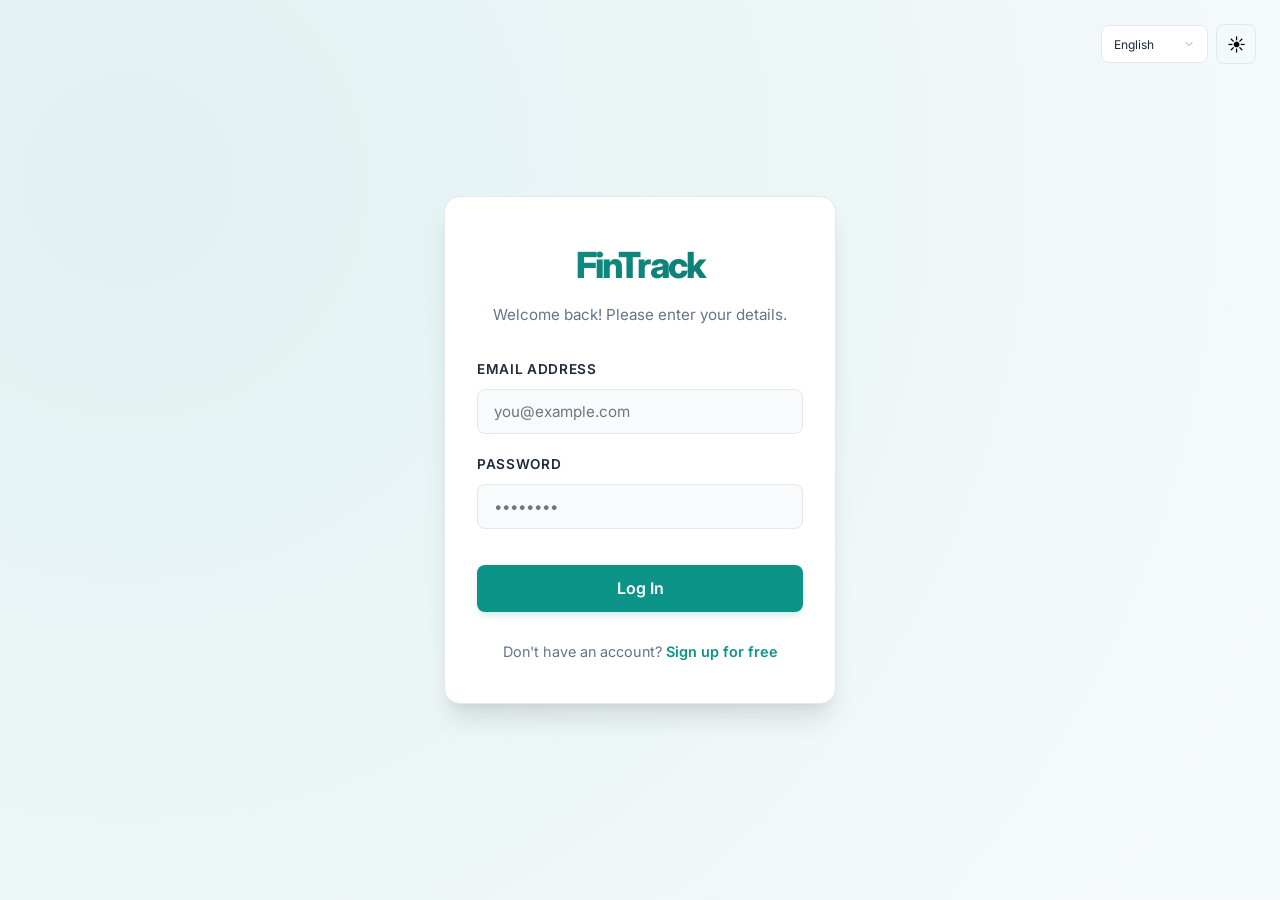
<file: index.html>
<!DOCTYPE html>
<html lang="en">
<head>
  <meta charset="UTF-8" />
  <meta name="viewport" content="width=device-width, initial-scale=1.0" />
  <meta name="description" content="FinTrack — Personal expense tracker. Manage and track your detailed spending history with ease." />
  <title>FinTrack — Personal Expense Tracker</title>
  <link rel="stylesheet" href="style.css" />
</head>
<body>

  <!-- ===== Navbar ===== -->
  <header class="navbar">
    <div class="navbar-left">
      <a href="dashboard.html" class="navbar-brand">FinTrack</a>
      <nav>
        <ul class="navbar-nav">
          <li><a href="dashboard.html" data-i18n="nav_dashboard">Dashboard</a></li>
          <li><a href="#" class="active" data-i18n="nav_expenses">Expenses</a></li>
          <li><a href="reports.html" data-i18n="nav_reports">Reports</a></li>
        </ul>
      </nav>
    </div>
    <div class="navbar-right">
      <div class="search-box">
        <span class="search-icon">🔍</span>
        <input type="text" id="searchInput" placeholder="Search..." data-i18n="search_placeholder" />
      </div>
      <button class="theme-toggle" id="themeToggle" title="Toggle dark mode">
        <span class="icon-sun">☀️</span>
        <span class="icon-moon">🌙</span>
      </button>
      <button class="btn-settings" id="btnOpenSettings" title="AI Settings">
        ⚙️
      </button>
      <div class="user-profile" id="userProfile" style="display: none;">
        <span class="user-badge" id="userEmailDisplay"></span>
        <button id="btnLogout" class="btn-logout" title="Log Out" data-i18n="logout">
          <span class="logout-icon">🚪</span> Logout
        </button>
      </div>
      <button class="btn-add-expense" id="btnOpenAddModal" data-i18n="add_expense">
        <span>+</span> Add Expense
      </button>
    </div>
  </header>

  <!-- ===== Main Content ===== -->
  <main class="main-content">
    <!-- Breadcrumb -->
    <div class="breadcrumb">
      <a href="#" data-i18n="nav_dashboard">Dashboard</a>
      <span class="separator">›</span>
      <span class="current" data-i18n="nav_expenses">Expenses</span>
    </div>

    <!-- Page Header -->
    <div class="page-header">
      <h1 data-i18n="ledger_title">Monthly Ledger</h1>
      <p data-i18n="ledger_desc">Manage and track your detailed spending history.</p>
    </div>

    <!-- Toolbar -->
    <div class="toolbar">
      <div class="toolbar-left">
        <div class="filter-dropdown-container">
          <button class="btn-filter" id="btnFilter" data-i18n="filters">
            <span>☰</span> Filters
          </button>
          <div class="filter-dropdown" id="filterDropdown">
            <!-- Category options will go here -->
          </div>
        </div>
        <button class="btn-month" data-i18n="this_month">
          <span>📅</span> This Month
        </button>
      </div>
      <div class="toolbar-right">
        <span data-i18n="showing">Showing</span> <span id="expenseCount">0</span> <span data-i18n="transactions">transactions</span>
      </div>
    </div>

    <!-- Expense Table -->
    <div class="expense-table-wrapper">
      <table class="expense-table">
        <thead>
          <tr>
            <th data-i18n="th_date">Date</th>
            <th data-i18n="th_category">Category</th>
            <th data-i18n="th_note">Note</th>
            <th data-i18n="th_tags">Tags</th>
            <th data-i18n="th_amount">Amount</th>
            <th data-i18n="th_actions">Actions</th>
          </tr>
        </thead>
        <tbody id="expenseTableBody">
          <!-- Rows rendered by JS -->
        </tbody>
      </table>
      <!-- Empty state -->
      <div class="empty-state" id="emptyState" style="display:none;">
        <div class="empty-icon">📂</div>
        <h3 data-i18n="empty_title">No expenses yet</h3>
        <p data-i18n="empty_desc">Click "+ Add Expense" to start tracking your spending.</p>
      </div>
    </div>

    <!-- Summary Card -->
    <div class="summary-section">
      <div class="summary-card">
        <div class="summary-label">
          <svg viewBox="0 0 24 24" fill="none" stroke="currentColor" stroke-width="2" stroke-linecap="round" stroke-linejoin="round"><rect x="2" y="3" width="20" height="14" rx="2"/><line x1="2" y1="10" x2="22" y2="10"/></svg>
          <span data-i18n="total_spending_label">Total Spending</span>
        </div>
        <div class="summary-amount" id="totalSpending">$0.00</div>
        <div class="summary-change">
          <span class="arrow-up">↗</span>
          <span id="changePercent">0.0% from last month</span>
        </div>
      </div>
    </div>
  </main>

  <!-- ===== Footer ===== -->
  <footer class="footer">
    <div class="footer-left">
      <div class="footer-brand">FinTrack</div>
      <div class="footer-copy">© 2024 FinTrack. All rights reserved.</div>
    </div>
    <div class="footer-right">
      <a href="#">Privacy Policy</a>
      <a href="#">Terms of Service</a>
      <a href="#">Help Center</a>
    </div>
  </footer>

  <!-- ===== Add/Edit Expense Modal ===== -->
  <div class="modal-overlay" id="expenseModal">
    <div class="modal">
      <div class="modal-header">
        <h2 id="modalTitle" data-i18n="modal_add_title">Add New Expense</h2>
        <button class="modal-close" id="btnCloseModal">✕</button>
      </div>
      <div class="modal-body">
        <form id="expenseForm" novalidate>
          <input type="hidden" id="expenseId" />

          <div class="form-row">
            <div class="form-group">
              <label class="form-label" for="expenseAmount" id="amountLabel">Amount ($)</label>
              <input type="number" class="form-input" id="expenseAmount" placeholder="0.00" min="0.01" step="0.01" required />
              <div class="form-error" id="amountError" data-i18n="err_amount">Amount must be a positive number.</div>
            </div>
            <div class="form-group">
              <label class="form-label" for="expenseDate" data-i18n="date_label">Date</label>
              <input type="date" class="form-input" id="expenseDate" required />
            </div>
          </div>

          <div class="form-group">
            <label class="form-label" for="expenseNote" data-i18n="note_label">Note</label>
            <textarea class="form-textarea" id="expenseNote" placeholder="Add a description..." rows="3" data-i18n="note_placeholder"></textarea>
          </div>

          <div class="form-group">
            <label class="form-label" for="expenseTags" data-i18n="tags_label">Tags</label>
            <input type="text" class="form-input" id="expenseTags" placeholder="Add tags (comma separated)..." data-i18n="tags_placeholder" />
          </div>

          <div class="form-group">
            <div class="form-label-row">
              <label class="form-label" for="expenseCategory" data-i18n="category_label">Category</label>
              <button type="button" class="btn-ai-suggest" id="btnAiCategorize" title="Auto-categorize with AI">
                <span class="ai-sparkle">✨</span> <span data-i18n="analyze_ai">Auto-categorize</span>
              </button>
            </div>
            <select class="form-select" id="expenseCategory" required>
              <option value="" disabled selected data-i18n="select_category">Select category</option>
              <option value="groceries" data-i18n="cat_groceries">Groceries</option>
              <option value="dining-out" data-i18n="cat_dining-out">Dining Out</option>
              <option value="transport" data-i18n="cat_transport">Transport</option>
              <option value="entertainment" data-i18n="cat_entertainment">Entertainment</option>
              <option value="utilities" data-i18n="cat_utilities">Utilities</option>
              <option value="healthcare" data-i18n="cat_healthcare">Healthcare</option>
              <option value="shopping" data-i18n="cat_shopping">Shopping</option>
              <option value="other" data-i18n="cat_other">Other</option>
            </select>
            <!-- AI suggestion result -->
            <div class="ai-suggestion" id="aiSuggestion" style="display:none;">
              <span class="ai-suggestion__icon">🤖</span>
              <span class="ai-suggestion__text" id="aiSuggestionText">Suggested: Groceries</span>
              <button type="button" class="ai-suggestion__accept" id="btnAcceptSuggestion" data-i18n="apply">Apply</button>
              <button type="button" class="ai-suggestion__dismiss" id="btnDismissSuggestion">✕</button>
            </div>
            <div class="ai-error" id="aiError" style="display:none;"></div>
          </div>
        </form>
      </div>
      <div class="modal-footer">
        <button class="btn btn-secondary" id="btnCancelModal" data-i18n="cancel">Cancel</button>
        <button class="btn btn-primary" id="btnSaveExpense" data-i18n="save">Save Expense</button>
      </div>
    </div>
  </div>

  <!-- ===== Delete Confirmation Modal ===== -->
  <div class="modal-overlay confirm-dialog" id="deleteModal">
    <div class="modal">
      <div class="modal-body">
        <div class="confirm-icon">🗑️</div>
        <h3 data-i18n="modal_delete_title">Delete Expense</h3>
        <p data-i18n="modal_delete_body">Are you sure you want to delete this expense? This action cannot be undone.</p>
      </div>
      <div class="modal-footer">
        <button class="btn btn-secondary" id="btnCancelDelete" data-i18n="cancel">Cancel</button>
        <button class="btn btn-danger" id="btnConfirmDelete" data-i18n="delete">Delete</button>
      </div>
    </div>
  </div>

  <!-- ===== Settings Modal ===== -->
  <div class="modal-overlay" id="settingsModal">
    <div class="modal">
      <div class="modal-header">
        <h2 data-i18n="settings_title">⚙️ Settings</h2>
        <button class="modal-close" id="btnCloseSettings">✕</button>
      </div>
      <div class="modal-body">
        <!-- Language Selection -->
        <div class="form-group">
          <label class="form-label" for="langInput" data-i18n="language_label">Language</label>
          <select class="form-select" id="langInput">
            <option value="en">English</option>
            <option value="vi">Tiếng Việt</option>
          </select>
        </div>
        <!-- Currency Selection -->
        <div class="form-group">
          <label class="form-label" for="currencyInput" data-i18n="currency_label">Currency</label>
          <select class="form-select" id="currencyInput">
            <option value="USD">USD ($)</option>
            <option value="VND">VND (₫)</option>
          </select>
        </div>
        <div class="settings-info">
          <span class="settings-info__icon">🤖</span>
          <p data-i18n="settings_info_api">Enter your Gemini API key to enable AI auto-categorization. Your key is stored locally in your browser and never sent anywhere except the Gemini API.</p>
        </div>
        <div class="form-group">
          <label class="form-label" for="apiKeyInput" data-i18n="api_key_label">Gemini API Key</label>
          <div class="api-key-input-wrap">
            <input type="password" class="form-input" id="apiKeyInput" placeholder="AIzaSy..." autocomplete="off" />
            <button type="button" class="btn-toggle-visibility" id="btnToggleKeyVisibility" title="Show/Hide key">👁️</button>
          </div>
          <div class="form-hint">Get your key for free at <a href="https://aistudio.google.com/" target="_blank" rel="noopener">Google AI Studio</a></div>
        </div>
        <!-- Notification Settings -->
        <div class="form-group">
          <label class="form-label" data-i18n="notif_section_title">Notifications</label>
          <div class="toggle-group">
            <label class="toggle-switch">
              <input type="checkbox" id="notifReminder" />
              <span class="toggle-slider"></span>
              <span class="toggle-label" data-i18n="notif_reminder_label">Daily Reminder (8 PM)</span>
            </label>
            <label class="toggle-switch">
              <input type="checkbox" id="notifAlerts" />
              <span class="toggle-slider"></span>
              <span class="toggle-label" data-i18n="notif_alerts_label">Spending Spike Alerts</span>
            </label>
          </div>
        </div>
      </div>
      <div class="modal-footer">
        <button class="btn btn-secondary" id="btnCancelSettings" data-i18n="cancel">Cancel</button>
        <button class="btn btn-primary" id="btnSaveApiKey" data-i18n="save_settings">Save Settings</button>
      </div>
    </div>
  </div>

  <!-- ===== Toast Container ===== -->
  <div class="toast-container" id="toastContainer"></div>

  <script src="translations.js"></script>
  <script src="notifications.js"></script>
  <script src="app.js"></script>
</body>
</html>
</file>
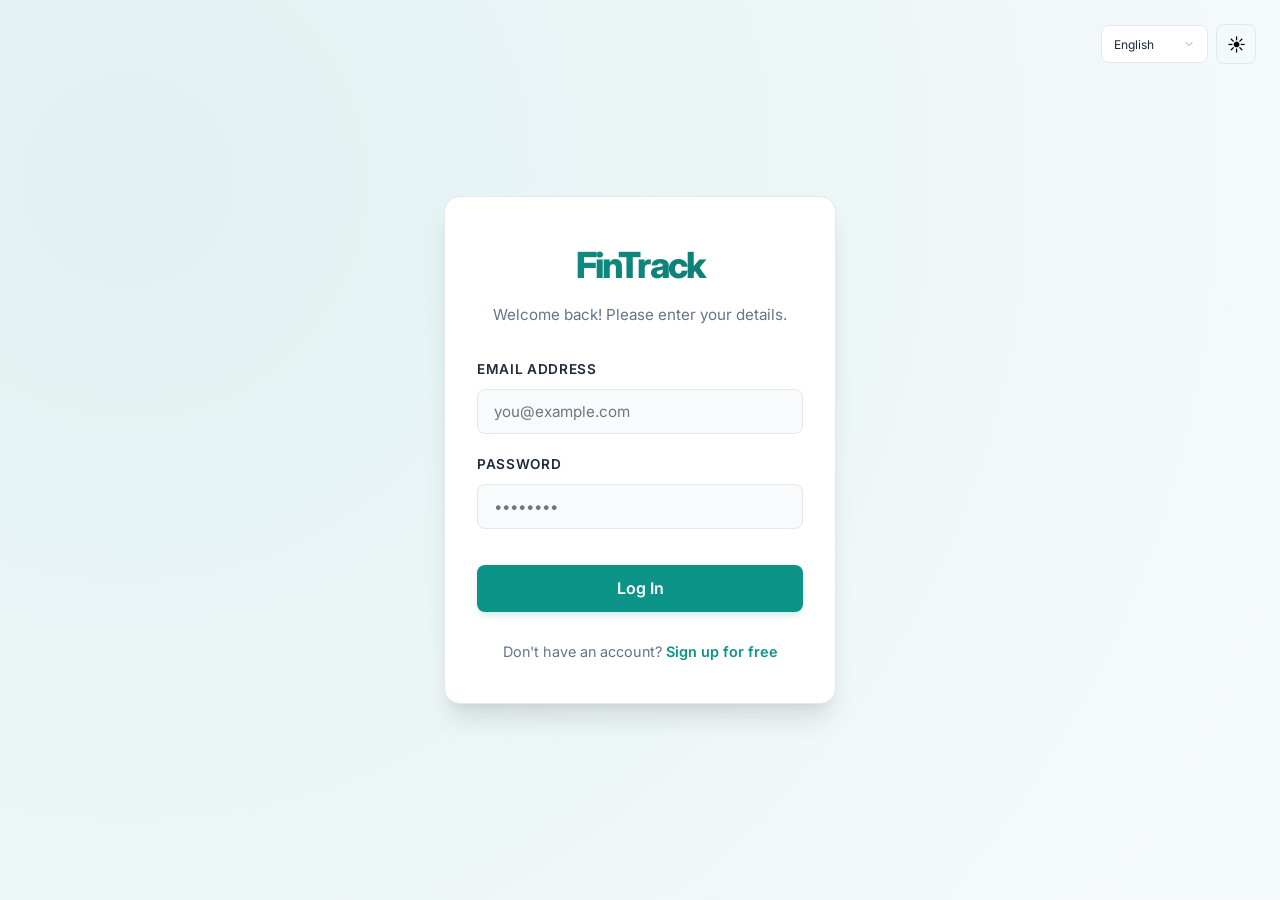
<file: login.html>
<!DOCTYPE html>
<html lang="en">
<head>
  <meta charset="UTF-8" />
  <meta name="viewport" content="width=device-width, initial-scale=1.0" />
  <meta name="description" content="Log in to FinTrack to manage and track your personal expenses." />
  <title>FinTrack — Log In</title>
  <link rel="stylesheet" href="style.css" />
  <link rel="stylesheet" href="auth.css" />
</head>
<body>

  <!-- ===== Theme & Language Toggle (floating) ===== -->
  <div class="auth-theme-toggle" style="display: flex; align-items: center; gap: 8px;">
    <select class="form-select" id="langSelect" style="width: auto; padding: 0.35rem 2.25rem 0.35rem 0.75rem; font-size: 0.75rem; height: 38px; border-radius: var(--radius-md); background-color: var(--color-white); border-color: var(--color-border); cursor: pointer; color: var(--color-text);">
      <option value="en">English</option>
      <option value="vi">Tiếng Việt</option>
    </select>
    <button class="theme-toggle" id="themeToggle" title="Toggle dark mode">
      <span class="icon-sun">☀️</span>
      <span class="icon-moon">🌙</span>
    </button>
  </div>

  <!-- ===== Auth Container ===== -->
  <div class="auth-container">
    <div class="auth-card">
      <div class="auth-header">
        <h1 class="auth-brand">FinTrack</h1>
        <p class="auth-subtitle" data-i18n="auth_welcome_title">Welcome back! Please enter your details.</p>
      </div>

      <form id="loginForm" novalidate>
        <div class="form-group">
          <label class="form-label" for="email" data-i18n="auth_email_label">Email Address</label>
          <input type="email" class="form-input" id="email" placeholder="you@example.com" required />
          <div class="form-error" id="emailError" data-i18n="auth_email_error">Please enter a valid email.</div>
        </div>

        <div class="form-group">
          <label class="form-label" for="password" data-i18n="auth_password_label">Password</label>
          <input type="password" class="form-input" id="password" placeholder="••••••••" required />
          <div class="form-error" id="passwordError" data-i18n="auth_password_error">Password is required.</div>
        </div>

        <button type="submit" class="btn btn-primary btn-auth" data-i18n="auth_login_btn">Log In</button>
      </form>

      <div class="auth-footer">
        <p><span data-i18n="auth_no_account">Don't have an account?</span> <a href="signup.html" data-i18n="auth_signup_link">Sign up for free</a></p>
      </div>
    </div>
  </div>

  <!-- ===== Toast Container ===== -->
  <div class="toast-container" id="toastContainer"></div>

  <script src="translations.js"></script>
  <script src="auth.js"></script>
</body>
</html>
</file>
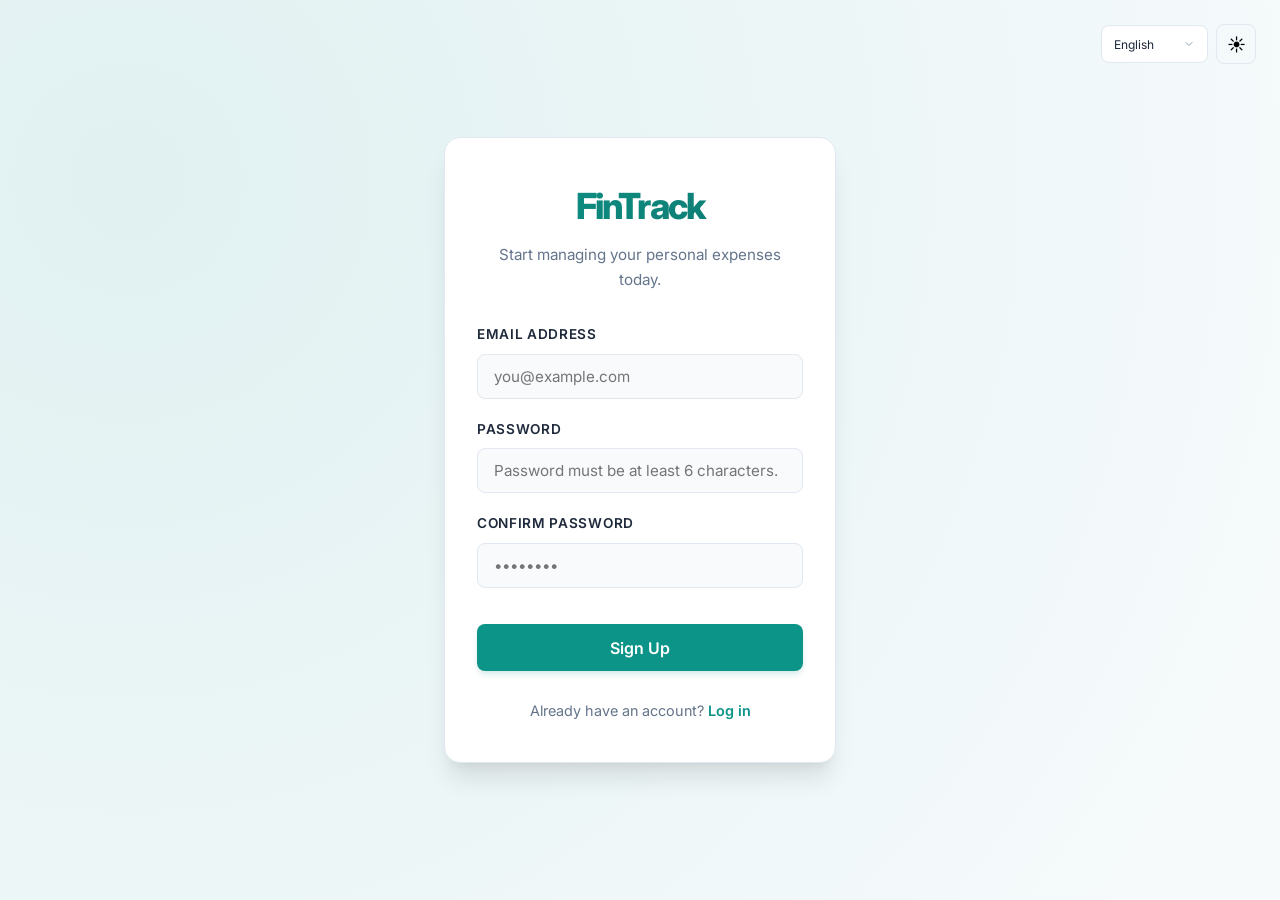
<file: signup.html>
<!DOCTYPE html>
<html lang="en">
<head>
  <meta charset="UTF-8" />
  <meta name="viewport" content="width=device-width, initial-scale=1.0" />
  <meta name="description" content="Sign up to FinTrack to start tracking your personal expenses." />
  <title>FinTrack — Sign Up</title>
  <link rel="stylesheet" href="style.css" />
  <link rel="stylesheet" href="auth.css" />
</head>
<body>

  <!-- ===== Theme & Language Toggle (floating) ===== -->
  <div class="auth-theme-toggle" style="display: flex; align-items: center; gap: 8px;">
    <select class="form-select" id="langSelect" style="width: auto; padding: 0.35rem 2.25rem 0.35rem 0.75rem; font-size: 0.75rem; height: 38px; border-radius: var(--radius-md); background-color: var(--color-white); border-color: var(--color-border); cursor: pointer; color: var(--color-text);">
      <option value="en">English</option>
      <option value="vi">Tiếng Việt</option>
    </select>
    <button class="theme-toggle" id="themeToggle" title="Toggle dark mode">
      <span class="icon-sun">☀️</span>
      <span class="icon-moon">🌙</span>
    </button>
  </div>

  <!-- ===== Auth Container ===== -->
  <div class="auth-container">
    <div class="auth-card">
      <div class="auth-header">
        <h1 class="auth-brand">FinTrack</h1>
        <p class="auth-subtitle" data-i18n="auth_signup_subtitle">Create an account to start tracking expenses.</p>
      </div>

      <form id="signupForm" novalidate>
        <div class="form-group">
          <label class="form-label" for="email" data-i18n="auth_email_label">Email Address</label>
          <input type="email" class="form-input" id="email" placeholder="you@example.com" required />
          <div class="form-error" id="emailError" data-i18n="auth_email_error">Please enter a valid email.</div>
        </div>

        <div class="form-group">
          <label class="form-label" for="password" data-i18n="auth_password_label">Password</label>
          <input type="password" class="form-input" id="password" placeholder="Min. 6 characters" required data-i18n="auth_password_length_error" />
          <div class="form-error" id="passwordError" data-i18n="auth_password_length_error">Password must be at least 6 characters.</div>
        </div>

        <div class="form-group">
          <label class="form-label" for="confirmPassword" data-i18n="auth_confirm_password_label">Confirm Password</label>
          <input type="password" class="form-input" id="confirmPassword" placeholder="••••••••" required />
          <div class="form-error" id="confirmPasswordError" data-i18n="auth_password_match_error">Passwords do not match.</div>
        </div>

        <button type="submit" class="btn btn-primary btn-auth" data-i18n="auth_signup_btn">Sign Up</button>
      </form>

      <div class="auth-footer">
        <p><span data-i18n="auth_has_account">Already have an account?</span> <a href="login.html" data-i18n="auth_login_link">Log in here</a></p>
      </div>
    </div>
  </div>

  <!-- ===== Toast Container ===== -->
  <div class="toast-container" id="toastContainer"></div>

  <script src="translations.js"></script>
  <script src="auth.js"></script>
</body>
</html>
</file>
<file: style.css>
/* ===== Google Fonts ===== */
@import url('https://fonts.googleapis.com/css2?family=Inter:wght@400;500;600;700;800&display=swap');

/* ===== CSS Variables / Design Tokens ===== */
:root {
  /* Primary palette */
  --color-primary: #0d9488;
  --color-primary-dark: #0f766e;
  --color-primary-light: #ccfbf1;
  --color-navy: #1e293b;
  --color-navy-dark: #0f172a;

  /* Neutrals */
  --color-white: #ffffff;
  --color-bg: #f8fafc;
  --color-surface: #ffffff;
  --color-border: #e2e8f0;
  --color-border-light: #f1f5f9;
  --color-text: #1e293b;
  --color-text-secondary: #64748b;
  --color-text-muted: #94a3b8;

  /* Category colors */
  --cat-groceries: #0f766e;
  --cat-groceries-bg: #ccfbf1;
  --cat-dining: #9a3412;
  --cat-dining-bg: #fff7ed;
  --cat-transport: #1e40af;
  --cat-transport-bg: #dbeafe;
  --cat-entertainment: #15803d;
  --cat-entertainment-bg: #dcfce7;
  --cat-utilities: #5b21b6;
  --cat-utilities-bg: #ede9fe;
  --cat-healthcare: #991b1b;
  --cat-healthcare-bg: #fee2e2;
  --cat-shopping: #92400e;
  --cat-shopping-bg: #fef3c7;
  --cat-other: #334155;
  --cat-other-bg: #f1f5f9;

  /* Danger */
  --color-danger: #ef4444;
  --color-danger-hover: #dc2626;
  --color-danger-bg: #fef2f2;

  /* Shadows */
  --shadow-sm: 0 1px 2px rgba(0, 0, 0, 0.05);
  --shadow-md: 0 4px 6px -1px rgba(0, 0, 0, 0.07), 0 2px 4px -2px rgba(0, 0, 0, 0.05);
  --shadow-lg: 0 10px 15px -3px rgba(0, 0, 0, 0.08), 0 4px 6px -4px rgba(0, 0, 0, 0.04);
  --shadow-xl: 0 20px 25px -5px rgba(0, 0, 0, 0.1), 0 8px 10px -6px rgba(0, 0, 0, 0.06);

  /* Spacing & Radius */
  --radius-sm: 6px;
  --radius-md: 8px;
  --radius-lg: 12px;
  --radius-xl: 16px;
  --radius-full: 9999px;

  /* Transitions */
  --transition-fast: 150ms ease;
  --transition-base: 200ms ease;
  --transition-smooth: 300ms cubic-bezier(0.4, 0, 0.2, 1);
}

/* ===== Dark Theme ===== */
[data-theme="dark"] {
  /* Primary palette — slightly brighter for contrast */
  --color-primary: #14b8a6;
  --color-primary-dark: #0d9488;
  --color-primary-light: #134e4a;
  --color-navy: #e2e8f0;
  --color-navy-dark: #f1f5f9;

  /* Neutrals */
  --color-white: #1e293b;
  --color-bg: #0f172a;
  --color-surface: #1e293b;
  --color-border: #334155;
  --color-border-light: #1e293b;
  --color-text: #f1f5f9;
  --color-text-secondary: #94a3b8;
  --color-text-muted: #64748b;

  /* Category colors — brighter text, muted backgrounds */
  --cat-groceries: #2dd4bf;
  --cat-groceries-bg: #134e4a;
  --cat-dining: #fb923c;
  --cat-dining-bg: #431407;
  --cat-transport: #60a5fa;
  --cat-transport-bg: #1e3a5f;
  --cat-entertainment: #4ade80;
  --cat-entertainment-bg: #14532d;
  --cat-utilities: #a78bfa;
  --cat-utilities-bg: #2e1065;
  --cat-healthcare: #f87171;
  --cat-healthcare-bg: #450a0a;
  --cat-shopping: #fbbf24;
  --cat-shopping-bg: #451a03;
  --cat-other: #f1f5f9;
  --cat-other-bg: #334155;

  /* Danger */
  --color-danger: #f87171;
  --color-danger-hover: #ef4444;
  --color-danger-bg: #450a0a;

  /* Shadows — deeper in dark mode */
  --shadow-sm: 0 1px 3px rgba(0, 0, 0, 0.3);
  --shadow-md: 0 4px 6px -1px rgba(0, 0, 0, 0.4), 0 2px 4px -2px rgba(0, 0, 0, 0.3);
  --shadow-lg: 0 10px 15px -3px rgba(0, 0, 0, 0.45), 0 4px 6px -4px rgba(0, 0, 0, 0.3);
  --shadow-xl: 0 20px 25px -5px rgba(0, 0, 0, 0.5), 0 8px 10px -6px rgba(0, 0, 0, 0.4);
}

/* Smooth color transition on theme toggle */
body,
.navbar,
.expense-table-wrapper,
.expense-table thead,
.expense-table tbody tr,
.modal .modal-header,
.modal .modal-body,
.modal .modal-footer,
.footer,
.btn-filter,
.btn-month,
.search-box input,
.form-input,
.form-select,
.form-textarea,
.summary-card,
.toast {
  transition: background-color 0.3s ease, color 0.3s ease, border-color 0.3s ease, box-shadow 0.3s ease;
}

/* ===== Dark Mode — Component Overrides ===== */
[data-theme="dark"] .navbar {
  background: #1e293b;
  border-bottom-color: #334155;
}

[data-theme="dark"] .btn-add-expense {
  background: #14b8a6;
  color: #0f172a;
}

[data-theme="dark"] .btn-add-expense:hover {
  background: #2dd4bf;
}

[data-theme="dark"] .search-box input {
  background: #0f172a;
  border-color: #334155;
  color: #f1f5f9;
}

[data-theme="dark"] .expense-table thead {
  background: #0f172a;
}

[data-theme="dark"] .expense-table tbody tr:hover {
  background: #334155;
}

[data-theme="dark"] .modal .modal-footer {
  background: #0f172a;
}

[data-theme="dark"] .form-input,
[data-theme="dark"] .form-select,
[data-theme="dark"] .form-textarea {
  background: #0f172a;
  border-color: #334155;
  color: #f1f5f9;
}

[data-theme="dark"] .btn-secondary {
  background: #334155;
  color: #f1f5f9;
  border-color: #475569;
}

[data-theme="dark"] .btn-secondary:hover {
  background: #475569;
  border-color: #64748b;
}

[data-theme="dark"] .summary-card {
  background: linear-gradient(135deg, #0d9488 0%, #0f172a 100%);
}

[data-theme="dark"] .footer {
  background: #1e293b;
  border-top-color: #334155;
}

[data-theme="dark"] .confirm-icon {
  background: #450a0a;
}

/* ===== Theme Toggle Button ===== */
.theme-toggle {
  width: 40px;
  height: 40px;
  display: flex;
  align-items: center;
  justify-content: center;
  border-radius: var(--radius-md);
  background: transparent;
  border: 1px solid var(--color-border);
  cursor: pointer;
  font-size: 1.125rem;
  transition: all var(--transition-fast);
  position: relative;
  overflow: hidden;
  flex-shrink: 0;
}

.theme-toggle:hover {
  background: var(--color-primary-light);
  border-color: var(--color-primary);
}

.theme-toggle .icon-sun,
.theme-toggle .icon-moon {
  position: absolute;
  transition: transform 0.4s cubic-bezier(0.4, 0, 0.2, 1), opacity 0.3s ease;
}

.theme-toggle .icon-sun {
  transform: rotate(0deg) scale(1);
  opacity: 1;
}

.theme-toggle .icon-moon {
  transform: rotate(90deg) scale(0);
  opacity: 0;
}

[data-theme="dark"] .theme-toggle .icon-sun {
  transform: rotate(-90deg) scale(0);
  opacity: 0;
}

[data-theme="dark"] .theme-toggle .icon-moon {
  transform: rotate(0deg) scale(1);
  opacity: 1;
}

/* ===== Reset & Base ===== */
*,
*::before,
*::after {
  margin: 0;
  padding: 0;
  box-sizing: border-box;
}

html {
  font-size: 16px;
  scroll-behavior: smooth;
  -webkit-font-smoothing: antialiased;
  -moz-osx-font-smoothing: grayscale;
}

body {
  font-family: 'Inter', -apple-system, BlinkMacSystemFont, 'Segoe UI', sans-serif;
  background-color: var(--color-bg);
  color: var(--color-text);
  line-height: 1.6;
  min-height: 100vh;
  display: flex;
  flex-direction: column;
}

a {
  text-decoration: none;
  color: inherit;
}

button {
  font-family: inherit;
  cursor: pointer;
  border: none;
  background: none;
  font-size: inherit;
}

input, select, textarea {
  font-family: inherit;
  font-size: inherit;
}

/* ===== Header / Navbar ===== */
.navbar {
  background: var(--color-white);
  border-bottom: 1px solid var(--color-border);
  padding: 0 2rem;
  height: 64px;
  display: flex;
  align-items: center;
  justify-content: space-between;
  position: sticky;
  top: 0;
  z-index: 100;
  box-shadow: var(--shadow-sm);
}

.navbar-left {
  display: flex;
  align-items: center;
  gap: 2.5rem;
}

.navbar-brand {
  font-size: 1.25rem;
  font-weight: 800;
  color: var(--color-primary);
  letter-spacing: -0.5px;
}

.navbar-nav {
  display: flex;
  align-items: center;
  gap: 1.5rem;
  list-style: none;
}

.navbar-nav a {
  font-size: 0.875rem;
  font-weight: 500;
  color: var(--color-text-secondary);
  padding: 0.375rem 0;
  position: relative;
  transition: color var(--transition-fast);
}

.navbar-nav a:hover {
  color: var(--color-text);
}

.navbar-nav a.active {
  color: var(--color-text);
  font-weight: 600;
}

.navbar-nav a.active::after {
  content: '';
  position: absolute;
  bottom: -20px;
  left: 0;
  right: 0;
  height: 2px;
  background: var(--color-text);
  border-radius: 1px;
}

.navbar-right {
  display: flex;
  align-items: center;
  gap: 1rem;
}

.search-box {
  position: relative;
}

.search-box input {
  width: 200px;
  padding: 0.5rem 0.75rem 0.5rem 2.25rem;
  border: 1px solid var(--color-border);
  border-radius: var(--radius-md);
  background: var(--color-bg);
  font-size: 0.8125rem;
  color: var(--color-text);
  transition: all var(--transition-fast);
}

.search-box input::placeholder {
  color: var(--color-text-muted);
}

.search-box input:focus {
  outline: none;
  border-color: var(--color-primary);
  box-shadow: 0 0 0 3px rgba(13, 148, 136, 0.1);
  width: 260px;
}

.search-box .search-icon {
  position: absolute;
  left: 0.75rem;
  top: 50%;
  transform: translateY(-50%);
  color: var(--color-text-muted);
  font-size: 0.875rem;
  pointer-events: none;
}

.btn-add-expense {
  display: inline-flex;
  align-items: center;
  gap: 0.375rem;
  padding: 0.5rem 1.125rem;
  background: var(--color-navy);
  color: var(--color-white);
  font-size: 0.8125rem;
  font-weight: 600;
  border-radius: var(--radius-md);
  transition: all var(--transition-fast);
  white-space: nowrap;
}

.btn-add-expense:hover {
  background: var(--color-navy-dark);
  transform: translateY(-1px);
  box-shadow: var(--shadow-md);
}

.btn-add-expense:active {
  transform: translateY(0);
}

/* ===== Main Content ===== */
.main-content {
  flex: 1;
  max-width: 1100px;
  width: 100%;
  margin: 0 auto;
  padding: 1.75rem 2rem 3rem;
}

/* Breadcrumb */
.breadcrumb {
  display: flex;
  align-items: center;
  gap: 0.375rem;
  font-size: 0.8125rem;
  color: var(--color-text-muted);
  margin-bottom: 0.5rem;
}

.breadcrumb a {
  color: var(--color-text-secondary);
  transition: color var(--transition-fast);
}

.breadcrumb a:hover {
  color: var(--color-primary);
}

.breadcrumb .separator {
  color: var(--color-text-muted);
}

.breadcrumb .current {
  color: var(--color-primary);
  font-weight: 500;
}

/* Page Header */
.page-header {
  margin-bottom: 1.5rem;
}

.page-header h1 {
  font-size: 1.75rem;
  font-weight: 700;
  color: var(--color-text);
  letter-spacing: -0.5px;
  margin-bottom: 0.25rem;
}

.page-header p {
  font-size: 0.875rem;
  color: var(--color-text-secondary);
}

/* Toolbar */
.toolbar {
  display: flex;
  align-items: center;
  justify-content: space-between;
  margin-bottom: 1rem;
}

.toolbar-left {
  display: flex;
  align-items: center;
  gap: 0.625rem;
}

.btn-filter,
.btn-month {
  display: inline-flex;
  align-items: center;
  gap: 0.375rem;
  padding: 0.5rem 1rem;
  border: 1px solid var(--color-border);
  border-radius: var(--radius-md);
  background: var(--color-white);
  font-size: 0.8125rem;
  font-weight: 500;
  color: var(--color-text);
  transition: all var(--transition-fast);
}

.btn-filter:hover,
.btn-month:hover {
  border-color: var(--color-primary);
  color: var(--color-primary);
  background: var(--color-primary-light);
}

.toolbar-right {
  font-size: 0.8125rem;
  color: var(--color-primary);
  font-weight: 500;
}

.toolbar-right span {
  font-weight: 700;
  color: var(--color-primary-dark);
}

/* ===== Expense Table ===== */
.expense-table-wrapper {
  background: var(--color-white);
  border-radius: var(--radius-lg);
  border: 1px solid var(--color-border);
  overflow: hidden;
  box-shadow: var(--shadow-sm);
  margin-bottom: 1.5rem;
}

.expense-table {
  width: 100%;
  border-collapse: collapse;
}

.expense-table thead {
  background: var(--color-bg);
  border-bottom: 1px solid var(--color-border);
}

.expense-table th {
  padding: 0.75rem 1.25rem;
  font-size: 0.6875rem;
  font-weight: 700;
  text-transform: uppercase;
  letter-spacing: 0.05em;
  color: var(--color-text-secondary);
  text-align: left;
}

.expense-table th:nth-child(4),
.expense-table td:nth-child(4) {
  text-align: right;
}

.expense-table th:nth-child(5),
.expense-table td:nth-child(5) {
  text-align: center;
}

.expense-table tbody tr {
  border-bottom: 1px solid var(--color-border-light);
  transition: background var(--transition-fast);
}

.expense-table tbody tr:last-child {
  border-bottom: none;
}

.expense-table tbody tr:hover {
  background: #fafbfd;
}

.expense-table td {
  padding: 1rem 1.25rem;
  font-size: 0.875rem;
  vertical-align: middle;
}

.expense-date {
  color: var(--color-text);
  font-weight: 500;
  white-space: nowrap;
}

/* Category Badge */
.category-badge {
  display: inline-block;
  padding: 0.2rem 0.625rem;
  border-radius: var(--radius-full);
  font-size: 0.6875rem;
  font-weight: 700;
  text-transform: uppercase;
  letter-spacing: 0.04em;
  white-space: nowrap;
}

.category-badge.groceries {
  background: var(--cat-groceries-bg);
  color: var(--cat-groceries);
}

.category-badge.dining-out {
  background: var(--cat-dining-bg);
  color: var(--cat-dining);
}

.category-badge.transport {
  background: var(--cat-transport-bg);
  color: var(--cat-transport);
}

.category-badge.entertainment {
  background: var(--cat-entertainment-bg);
  color: var(--cat-entertainment);
}

.category-badge.utilities {
  background: var(--cat-utilities-bg);
  color: var(--cat-utilities);
}

.category-badge.healthcare {
  background: var(--cat-healthcare-bg);
  color: var(--cat-healthcare);
}

.category-badge.shopping {
  background: var(--cat-shopping-bg);
  color: var(--cat-shopping);
}

.category-badge.other {
  background: var(--cat-other-bg);
  color: var(--cat-other);
}

.expense-note {
  color: var(--color-text-secondary);
  font-style: italic;
  max-width: 260px;
  overflow: hidden;
  text-overflow: ellipsis;
  white-space: nowrap;
}

.expense-amount {
  font-weight: 600;
  color: var(--color-text);
  white-space: nowrap;
}

.expense-actions {
  display: flex;
  align-items: center;
  justify-content: center;
  gap: 0.5rem;
}

.btn-icon {
  width: 32px;
  height: 32px;
  display: inline-flex;
  align-items: center;
  justify-content: center;
  border-radius: var(--radius-sm);
  transition: all var(--transition-fast);
  font-size: 0.875rem;
}

.btn-edit {
  color: var(--color-text-secondary);
}

.btn-edit:hover {
  background: var(--color-bg);
  color: var(--color-primary);
}

.btn-delete {
  color: var(--color-danger);
}

.btn-delete:hover {
  background: var(--color-danger-bg);
  color: var(--color-danger-hover);
}

/* Empty State */
.empty-state {
  text-align: center;
  padding: 3rem 1rem;
}

.empty-state .empty-icon {
  font-size: 3rem;
  margin-bottom: 1rem;
  opacity: 0.4;
}

.empty-state h3 {
  font-size: 1rem;
  font-weight: 600;
  color: var(--color-text);
  margin-bottom: 0.25rem;
}

.empty-state p {
  font-size: 0.8125rem;
  color: var(--color-text-muted);
}

/* ===== Summary Card ===== */
.summary-section {
  display: flex;
  justify-content: flex-end;
  margin-bottom: 2rem;
}

.summary-card {
  background: linear-gradient(135deg, #0f766e 0%, #134e4a 100%);
  border-radius: var(--radius-xl);
  padding: 1.5rem 2rem;
  color: var(--color-white);
  min-width: 280px;
  box-shadow: var(--shadow-lg);
  position: relative;
  overflow: hidden;
}

.summary-card::before {
  content: '';
  position: absolute;
  top: -30%;
  right: -20%;
  width: 120px;
  height: 120px;
  background: rgba(255, 255, 255, 0.05);
  border-radius: 50%;
}

.summary-card::after {
  content: '';
  position: absolute;
  bottom: -40%;
  left: -10%;
  width: 80px;
  height: 80px;
  background: rgba(255, 255, 255, 0.04);
  border-radius: 50%;
}

.summary-label {
  display: flex;
  align-items: center;
  gap: 0.5rem;
  font-size: 0.6875rem;
  font-weight: 700;
  text-transform: uppercase;
  letter-spacing: 0.08em;
  opacity: 0.85;
  margin-bottom: 0.375rem;
}

.summary-label svg {
  width: 16px;
  height: 16px;
  opacity: 0.7;
}

.summary-amount {
  font-size: 2.25rem;
  font-weight: 800;
  letter-spacing: -1px;
  margin-bottom: 0.25rem;
  position: relative;
  z-index: 1;
}

.summary-change {
  font-size: 0.75rem;
  opacity: 0.8;
  display: flex;
  align-items: center;
  gap: 0.25rem;
}

.summary-change .arrow-up {
  color: #86efac;
}

/* ===== Modal / Dialog ===== */
.modal-overlay {
  position: fixed;
  inset: 0;
  background: rgba(15, 23, 42, 0.45);
  backdrop-filter: blur(4px);
  display: flex;
  align-items: center;
  justify-content: center;
  z-index: 1000;
  opacity: 0;
  visibility: hidden;
  transition: all var(--transition-smooth);
}

.modal-overlay.active {
  opacity: 1;
  visibility: visible;
}

.modal {
  background: var(--color-white);
  border-radius: var(--radius-xl);
  width: 100%;
  max-width: 520px;
  box-shadow: var(--shadow-xl);
  transform: translateY(20px) scale(0.97);
  transition: transform var(--transition-smooth);
  overflow: hidden;
}

.modal-overlay.active .modal {
  transform: translateY(0) scale(1);
}

.modal-header {
  display: flex;
  align-items: center;
  justify-content: space-between;
  padding: 1.25rem 1.5rem;
  border-bottom: 1px solid var(--color-border);
}

.modal-header h2 {
  font-size: 1.125rem;
  font-weight: 700;
  color: var(--color-text);
}

.modal-close {
  width: 32px;
  height: 32px;
  display: flex;
  align-items: center;
  justify-content: center;
  border-radius: var(--radius-sm);
  color: var(--color-text-muted);
  font-size: 1.125rem;
  transition: all var(--transition-fast);
}

.modal-close:hover {
  background: var(--color-bg);
  color: var(--color-text);
}

.modal-body {
  padding: 1.5rem;
}

.modal-footer {
  display: flex;
  align-items: center;
  justify-content: flex-end;
  gap: 0.75rem;
  padding: 1rem 1.5rem;
  border-top: 1px solid var(--color-border);
  background: var(--color-bg);
}

/* Form */
.form-group {
  margin-bottom: 1.125rem;
}

.form-group:last-child {
  margin-bottom: 0;
}

.form-label {
  display: block;
  font-size: 0.8125rem;
  font-weight: 600;
  color: var(--color-text);
  margin-bottom: 0.375rem;
}

.form-input,
.form-select,
.form-textarea {
  width: 100%;
  padding: 0.625rem 0.875rem;
  border: 1px solid var(--color-border);
  border-radius: var(--radius-md);
  font-size: 0.875rem;
  color: var(--color-text);
  background: var(--color-white);
  transition: all var(--transition-fast);
}

.form-input:focus,
.form-select:focus,
.form-textarea:focus {
  outline: none;
  border-color: var(--color-primary);
  box-shadow: 0 0 0 3px rgba(13, 148, 136, 0.1);
}

.form-input.error,
.form-select.error {
  border-color: var(--color-danger);
  box-shadow: 0 0 0 3px rgba(239, 68, 68, 0.1);
}

.form-error {
  font-size: 0.75rem;
  color: var(--color-danger);
  margin-top: 0.25rem;
  display: none;
}

.form-error.visible {
  display: block;
}

.form-select {
  appearance: none;
  background-image: url("data:image/svg+xml,%3Csvg xmlns='http://www.w3.org/2000/svg' width='12' height='12' viewBox='0 0 24 24' fill='none' stroke='%2394a3b8' stroke-width='2' stroke-linecap='round' stroke-linejoin='round'%3E%3Cpolyline points='6 9 12 15 18 9'%3E%3C/polyline%3E%3C/svg%3E");
  background-repeat: no-repeat;
  background-position: right 0.75rem center;
  padding-right: 2.5rem;
}

.form-textarea {
  resize: vertical;
  min-height: 80px;
}

.form-row {
  display: grid;
  grid-template-columns: 1fr 1fr;
  gap: 1rem;
}

/* Buttons */
.btn {
  display: inline-flex;
  align-items: center;
  justify-content: center;
  gap: 0.375rem;
  padding: 0.5625rem 1.25rem;
  font-size: 0.8125rem;
  font-weight: 600;
  border-radius: var(--radius-md);
  transition: all var(--transition-fast);
  white-space: nowrap;
}

.btn-primary {
  background: var(--color-primary);
  color: var(--color-white);
}

.btn-primary:hover {
  background: var(--color-primary-dark);
  transform: translateY(-1px);
  box-shadow: var(--shadow-md);
}

.btn-secondary {
  background: var(--color-white);
  color: var(--color-text);
  border: 1px solid var(--color-border);
}

.btn-secondary:hover {
  background: var(--color-bg);
  border-color: var(--color-text-muted);
}

.btn-danger {
  background: var(--color-danger);
  color: var(--color-white);
}

.btn-danger:hover {
  background: var(--color-danger-hover);
  transform: translateY(-1px);
  box-shadow: var(--shadow-md);
}

/* ===== Delete Confirmation Dialog ===== */
.confirm-dialog .modal {
  max-width: 400px;
  text-align: center;
}

.confirm-dialog .modal-body {
  padding: 2rem 1.5rem;
}

.confirm-icon {
  width: 56px;
  height: 56px;
  border-radius: 50%;
  background: var(--color-danger-bg);
  display: flex;
  align-items: center;
  justify-content: center;
  margin: 0 auto 1rem;
  font-size: 1.5rem;
  color: var(--color-danger);
}

.confirm-dialog h3 {
  font-size: 1.125rem;
  font-weight: 700;
  margin-bottom: 0.5rem;
}

.confirm-dialog p {
  font-size: 0.875rem;
  color: var(--color-text-secondary);
  line-height: 1.5;
}

.confirm-dialog .modal-footer {
  justify-content: center;
}

/* ===== Footer ===== */
.footer {
  background: var(--color-white);
  border-top: 1px solid var(--color-border);
  padding: 1.25rem 2rem;
  display: flex;
  align-items: center;
  justify-content: space-between;
  margin-top: auto;
}

.footer-left .footer-brand {
  font-weight: 700;
  font-size: 0.875rem;
  color: var(--color-text);
  margin-bottom: 0.125rem;
}

.footer-left .footer-copy {
  font-size: 0.75rem;
  color: var(--color-text-muted);
}

.footer-right {
  display: flex;
  align-items: center;
  gap: 1.5rem;
}

.footer-right a {
  font-size: 0.75rem;
  color: var(--color-text-secondary);
  transition: color var(--transition-fast);
}

.footer-right a:hover {
  color: var(--color-primary);
}

/* ===== Toast Notification ===== */
.toast-container {
  position: fixed;
  top: 80px;
  right: 1.5rem;
  z-index: 2000;
  display: flex;
  flex-direction: column;
  gap: 0.5rem;
}

.toast {
  display: flex;
  align-items: center;
  gap: 0.625rem;
  padding: 0.75rem 1.25rem;
  background: var(--color-white);
  border-radius: var(--radius-md);
  box-shadow: var(--shadow-lg);
  border-left: 4px solid var(--color-primary);
  font-size: 0.8125rem;
  font-weight: 500;
  color: var(--color-text);
  transform: translateX(120%);
  opacity: 0;
  transition: all var(--transition-smooth);
  min-width: 280px;
}

.toast.show {
  transform: translateX(0);
  opacity: 1;
}

.toast.success {
  border-left-color: var(--color-primary);
}

.toast.error {
  border-left-color: var(--color-danger);
}

.toast .toast-icon {
  font-size: 1.125rem;
  flex-shrink: 0;
}

/* ===== Animations ===== */
@keyframes fadeInUp {
  from {
    opacity: 0;
    transform: translateY(12px);
  }
  to {
    opacity: 1;
    transform: translateY(0);
  }
}

@keyframes fadeIn {
  from { opacity: 0; }
  to { opacity: 1; }
}

.expense-table tbody tr {
  animation: fadeInUp 0.3s ease forwards;
}

.expense-table tbody tr:nth-child(1) { animation-delay: 0.02s; }
.expense-table tbody tr:nth-child(2) { animation-delay: 0.06s; }
.expense-table tbody tr:nth-child(3) { animation-delay: 0.10s; }
.expense-table tbody tr:nth-child(4) { animation-delay: 0.14s; }
.expense-table tbody tr:nth-child(5) { animation-delay: 0.18s; }
.expense-table tbody tr:nth-child(6) { animation-delay: 0.22s; }
.expense-table tbody tr:nth-child(7) { animation-delay: 0.26s; }
.expense-table tbody tr:nth-child(8) { animation-delay: 0.30s; }

/* ===== Responsive ===== */
@media (max-width: 768px) {
  .navbar {
    padding: 0 1rem;
    gap: 0.75rem;
  }

  .navbar-nav {
    display: none;
  }

  .search-box input {
    width: 140px;
  }

  .search-box input:focus {
    width: 180px;
  }

  .main-content {
    padding: 1.25rem 1rem 2rem;
  }

  .page-header h1 {
    font-size: 1.375rem;
  }

  .toolbar {
    flex-direction: column;
    align-items: flex-start;
    gap: 0.75rem;
  }

  .expense-table-wrapper {
    overflow-x: auto;
  }

  .expense-table {
    min-width: 640px;
  }

  .summary-section {
    justify-content: stretch;
  }

  .summary-card {
    width: 100%;
    min-width: unset;
  }

  .form-row {
    grid-template-columns: 1fr;
  }

  .footer {
    flex-direction: column;
    gap: 0.75rem;
    text-align: center;
  }

  .modal {
    margin: 1rem;
  }
}

/* ===== AI Auto-Categorize ===== */

/* Label row with AI button */
.form-label-row {
  display: flex;
  align-items: center;
  justify-content: space-between;
  margin-bottom: 0.375rem;
}

.form-label-row .form-label {
  margin-bottom: 0;
}

/* AI Suggest Button */
.btn-ai-suggest {
  display: inline-flex;
  align-items: center;
  gap: 0.3rem;
  padding: 0.25rem 0.75rem;
  font-size: 0.6875rem;
  font-weight: 600;
  color: var(--color-white, #fff);
  background: linear-gradient(135deg, #7c3aed, #6d28d9);
  border: none;
  border-radius: var(--radius-full);
  cursor: pointer;
  transition: all 0.2s ease;
  white-space: nowrap;
  position: relative;
  overflow: hidden;
}

[data-theme="dark"] .btn-ai-suggest {
  color: #0f172a;
  background: linear-gradient(135deg, #a78bfa, #8b5cf6);
}

.btn-ai-suggest:hover {
  transform: translateY(-1px);
  box-shadow: 0 4px 12px rgba(124, 58, 237, 0.35);
}

.btn-ai-suggest:active {
  transform: translateY(0);
}

.btn-ai-suggest.loading {
  pointer-events: none;
  opacity: 0.85;
}

.btn-ai-suggest .ai-sparkle {
  font-size: 0.75rem;
  display: inline-block;
  animation: sparkle-pulse 2s ease-in-out infinite;
}

.btn-ai-suggest.loading .ai-sparkle {
  animation: sparkle-spin 0.8s linear infinite;
}

@keyframes sparkle-pulse {
  0%, 100% { transform: scale(1); }
  50% { transform: scale(1.2); }
}

@keyframes sparkle-spin {
  from { transform: rotate(0deg); }
  to { transform: rotate(360deg); }
}

/* AI Suggestion Chip */
.ai-suggestion {
  display: flex;
  align-items: center;
  gap: 0.5rem;
  margin-top: 0.5rem;
  padding: 0.5rem 0.75rem;
  background: linear-gradient(135deg, rgba(124, 58, 237, 0.08), rgba(109, 40, 217, 0.05));
  border: 1px solid rgba(124, 58, 237, 0.2);
  border-radius: var(--radius-md);
  animation: slideInSuggestion 0.3s ease;
}

[data-theme="dark"] .ai-suggestion {
  background: linear-gradient(135deg, rgba(167, 139, 250, 0.12), rgba(139, 92, 246, 0.08));
  border-color: rgba(167, 139, 250, 0.25);
}

@keyframes slideInSuggestion {
  from {
    opacity: 0;
    transform: translateY(-6px);
  }
  to {
    opacity: 1;
    transform: translateY(0);
  }
}

.ai-suggestion__icon {
  font-size: 1rem;
  flex-shrink: 0;
}

.ai-suggestion__text {
  flex: 1;
  font-size: 0.8125rem;
  font-weight: 500;
  color: #6d28d9;
}

[data-theme="dark"] .ai-suggestion__text {
  color: #c4b5fd;
}

.ai-suggestion__accept {
  padding: 0.2rem 0.625rem;
  font-size: 0.6875rem;
  font-weight: 700;
  color: #fff;
  background: #7c3aed;
  border: none;
  border-radius: var(--radius-sm);
  cursor: pointer;
  transition: background 0.15s ease;
}

.ai-suggestion__accept:hover {
  background: #6d28d9;
}

.ai-suggestion__dismiss {
  width: 24px;
  height: 24px;
  display: flex;
  align-items: center;
  justify-content: center;
  font-size: 0.75rem;
  color: var(--color-text-muted);
  background: none;
  border: none;
  border-radius: 50%;
  cursor: pointer;
  transition: all 0.15s ease;
}

.ai-suggestion__dismiss:hover {
  background: rgba(0, 0, 0, 0.05);
  color: var(--color-text);
}

[data-theme="dark"] .ai-suggestion__dismiss:hover {
  background: rgba(255, 255, 255, 0.1);
}

/* AI Error */
.ai-error {
  margin-top: 0.375rem;
  padding: 0.375rem 0.625rem;
  font-size: 0.75rem;
  color: var(--color-danger);
  background: var(--color-danger-bg);
  border-radius: var(--radius-sm);
  animation: slideInSuggestion 0.3s ease;
}

/* ===== Settings Modal Extras ===== */
.settings-info {
  display: flex;
  gap: 0.75rem;
  padding: 1rem;
  background: linear-gradient(135deg, rgba(124, 58, 237, 0.06), rgba(109, 40, 217, 0.03));
  border: 1px solid rgba(124, 58, 237, 0.12);
  border-radius: var(--radius-md);
  margin-bottom: 1.25rem;
}

[data-theme="dark"] .settings-info {
  background: linear-gradient(135deg, rgba(167, 139, 250, 0.1), rgba(139, 92, 246, 0.05));
  border-color: rgba(167, 139, 250, 0.2);
}

.settings-info__icon {
  font-size: 1.5rem;
  flex-shrink: 0;
}

.settings-info p {
  font-size: 0.8125rem;
  color: var(--color-text-secondary);
  line-height: 1.5;
}

.api-key-input-wrap {
  position: relative;
}

.api-key-input-wrap .form-input {
  padding-right: 2.75rem;
  font-family: 'Courier New', monospace;
  font-size: 0.8125rem;
  letter-spacing: 0.5px;
}

.btn-toggle-visibility {
  position: absolute;
  right: 0.5rem;
  top: 50%;
  transform: translateY(-50%);
  width: 28px;
  height: 28px;
  display: flex;
  align-items: center;
  justify-content: center;
  font-size: 0.875rem;
  background: none;
  border: none;
  cursor: pointer;
  border-radius: var(--radius-sm);
  transition: background 0.15s ease;
}

.btn-toggle-visibility:hover {
  background: var(--color-bg);
}

.form-hint {
  font-size: 0.75rem;
  color: var(--color-text-muted);
  margin-top: 0.375rem;
}

.form-hint a {
  color: var(--color-primary);
  text-decoration: underline;
}

.form-hint a:hover {
  color: var(--color-primary-dark);
}

/* Settings gear button in navbar */
.btn-settings {
  width: 40px;
  height: 40px;
  display: flex;
  align-items: center;
  justify-content: center;
  border-radius: var(--radius-md);
  background: transparent;
  border: 1px solid var(--color-border);
  cursor: pointer;
  font-size: 1.125rem;
  transition: all var(--transition-fast);
  flex-shrink: 0;
}

.btn-settings:hover {
  background: var(--color-primary-light);
  border-color: var(--color-primary);
}

/* ===== User Profile & Logout in Navbar ===== */
.user-profile {
  display: flex;
  align-items: center;
  gap: 0.75rem;
  border-left: 1px solid var(--color-border);
  padding-left: 0.75rem;
  margin-left: 0.25rem;
}

.user-badge {
  font-size: 0.875rem;
  font-weight: 500;
  color: var(--color-text-secondary);
  background-color: var(--color-border-light);
  padding: 0.35rem 0.75rem;
  border-radius: var(--radius-full);
  max-width: 150px;
  overflow: hidden;
  text-overflow: ellipsis;
  white-space: nowrap;
}

.btn-logout {
  display: inline-flex;
  align-items: center;
  gap: 0.35rem;
  padding: 0.5rem 0.85rem;
  font-size: 0.875rem;
  font-weight: 600;
  color: var(--color-danger);
  background-color: transparent;
  border: 1px solid transparent;
  border-radius: var(--radius-md);
  cursor: pointer;
  transition: all var(--transition-fast);
}

.btn-logout:hover {
  background-color: var(--color-danger-bg);
  border-color: rgba(239, 68, 68, 0.2);
}

.logout-icon {
  font-size: 1rem;
}

/* ===== Filter Dropdown Styles ===== */
.filter-dropdown-container {
  position: relative;
  display: inline-block;
}

.filter-dropdown {
  display: none;
  position: absolute;
  top: calc(100% + 6px);
  left: 0;
  background-color: var(--color-white);
  border: 1px solid var(--color-border);
  border-radius: var(--radius-md);
  box-shadow: var(--shadow-lg);
  z-index: 100;
  min-width: 200px;
  padding: 0.375rem 0;
  animation: slideDown var(--transition-fast) forwards;
}

.filter-dropdown.active {
  display: block;
}

.filter-dropdown-item {
  width: 100%;
  display: flex;
  align-items: center;
  gap: 0.625rem;
  padding: 0.5rem 1rem;
  border: none;
  background: none;
  font-size: 0.8125rem;
  font-weight: 500;
  text-align: left;
  color: var(--color-text);
  cursor: pointer;
  transition: all var(--transition-fast);
}

.filter-dropdown-item:hover {
  background-color: var(--color-primary-light);
  color: var(--color-primary-dark);
}

.filter-dropdown-item.active {
  background-color: var(--color-primary);
  color: var(--color-white);
}

.filter-dropdown-item__icon {
  font-size: 0.9rem;
}

@keyframes slideDown {
  from {
    opacity: 0;
    transform: translateY(-8px);
  }
  to {
    opacity: 1;
    transform: translateY(0);
  }
}

/* ===== Tag Chip Styles ===== */
.tag-chips {
  display: flex;
  flex-wrap: wrap;
  gap: 0.25rem;
}

.tag-chip {
  display: inline-flex;
  align-items: center;
  padding: 0.125rem 0.5rem;
  background: var(--color-primary-light);
  color: var(--color-primary-dark);
  border-radius: var(--radius-full);
  font-size: 0.6875rem;
  font-weight: 600;
  letter-spacing: 0.02em;
  white-space: nowrap;
  line-height: 1.4;
}

[data-theme="dark"] .tag-chip {
  background: #134e4a;
  color: #5eead4;
}

/* ===== Toggle Switch Styles ===== */
.toggle-group {
  display: flex;
  flex-direction: column;
  gap: 0.75rem;
  margin-top: 0.25rem;
}

.toggle-switch {
  display: flex;
  align-items: center;
  gap: 0.75rem;
  cursor: pointer;
  user-select: none;
}

.toggle-switch input[type="checkbox"] {
  display: none;
}

.toggle-slider {
  position: relative;
  width: 40px;
  height: 22px;
  background: var(--color-border);
  border-radius: 11px;
  transition: background 0.25s ease;
  flex-shrink: 0;
}

.toggle-slider::after {
  content: '';
  position: absolute;
  top: 3px;
  left: 3px;
  width: 16px;
  height: 16px;
  background: #fff;
  border-radius: 50%;
  transition: transform 0.25s ease;
  box-shadow: 0 1px 3px rgba(0, 0, 0, 0.15);
}

.toggle-switch input:checked + .toggle-slider {
  background: var(--color-primary);
}

.toggle-switch input:checked + .toggle-slider::after {
  transform: translateX(18px);
}

.toggle-label {
  font-size: 0.8125rem;
  font-weight: 500;
  color: var(--color-text);
}
</file>
<file: auth.css>
/* ===== Auth Page Styles ===== */

body {
  margin: 0;
  padding: 0;
  min-height: 100vh;
  display: flex;
  align-items: center;
  justify-content: center;
  background: radial-gradient(circle at 10% 20%, rgba(90, 187, 177, 0.15) 0%, rgba(204, 251, 241, 0.05) 90%), var(--color-bg);
  font-family: 'Inter', -apple-system, BlinkMacSystemFont, "Segoe UI", Roboto, Helvetica, Arial, sans-serif;
  color: var(--color-text);
  transition: background var(--transition-smooth), color var(--transition-smooth);
}

/* Floating Theme Toggle */
.auth-theme-toggle {
  position: absolute;
  top: 1.5rem;
  right: 1.5rem;
  z-index: 10;
}

/* Auth Container */
.auth-container {
  width: 100%;
  max-width: 440px;
  padding: 1.5rem;
  box-sizing: border-box;
}

/* Auth Card */
.auth-card {
  background-color: var(--color-surface);
  border: 1px solid var(--color-border);
  border-radius: var(--radius-xl);
  box-shadow: var(--shadow-xl);
  padding: 2.5rem 2rem;
  transition: background-color var(--transition-smooth), border-color var(--transition-smooth), box-shadow var(--transition-smooth);
}

.auth-header {
  text-align: center;
  margin-bottom: 2rem;
}

.auth-brand {
  font-size: 2.25rem;
  font-weight: 800;
  color: var(--color-primary);
  margin: 0 0 0.5rem 0;
  letter-spacing: -0.05em;
  background: linear-gradient(135deg, var(--color-primary), #0f766e);
  -webkit-background-clip: text;
  -webkit-text-fill-color: transparent;
}

.auth-subtitle {
  color: var(--color-text-secondary);
  font-size: 0.95rem;
  margin: 0;
}

/* Forms */
.form-group {
  margin-bottom: 1.25rem;
  display: flex;
  flex-direction: column;
  text-align: left;
}

.form-label {
  font-size: 0.85rem;
  font-weight: 600;
  color: var(--color-text);
  margin-bottom: 0.5rem;
  text-transform: uppercase;
  letter-spacing: 0.05em;
}

.form-input {
  width: 100%;
  padding: 0.75rem 1rem;
  font-size: 0.95rem;
  font-family: inherit;
  border-radius: var(--radius-md);
  border: 1.5px solid var(--color-border);
  background-color: var(--color-bg);
  color: var(--color-text);
  box-sizing: border-box;
  outline: none;
  transition: border-color var(--transition-base), box-shadow var(--transition-base), background-color var(--transition-base);
}

.form-input:focus {
  border-color: var(--color-primary);
  box-shadow: 0 0 0 3px rgba(13, 148, 136, 0.15);
  background-color: var(--color-surface);
}

.form-input.error {
  border-color: var(--color-danger);
}

.form-input.error:focus {
  box-shadow: 0 0 0 3px rgba(239, 68, 68, 0.15);
}

/* Error Labels */
.form-error {
  font-size: 0.8rem;
  color: var(--color-danger);
  margin-top: 0.35rem;
  display: none;
  font-weight: 500;
}

.form-error.visible {
  display: block;
  animation: fadeIn 200ms ease;
}

/* Buttons */
.btn-auth {
  width: 100%;
  padding: 0.85rem;
  font-size: 1rem;
  font-weight: 600;
  color: #ffffff;
  background-color: var(--color-primary);
  border: none;
  border-radius: var(--radius-md);
  cursor: pointer;
  transition: background-color var(--transition-base), transform var(--transition-fast), box-shadow var(--transition-base);
  margin-top: 1rem;
  box-shadow: 0 4px 6px -1px rgba(13, 148, 136, 0.2);
}

.btn-auth:hover {
  background-color: var(--color-primary-dark);
  box-shadow: 0 4px 12px rgba(13, 148, 136, 0.3);
}

.btn-auth:active {
  transform: scale(0.98);
}

/* Footer links */
.auth-footer {
  margin-top: 1.75rem;
  text-align: center;
  font-size: 0.9rem;
  color: var(--color-text-secondary);
}

.auth-footer p {
  margin: 0;
}

.auth-footer a {
  color: var(--color-primary);
  text-decoration: none;
  font-weight: 600;
  transition: color var(--transition-fast);
}

.auth-footer a:hover {
  color: var(--color-primary-dark);
  text-decoration: underline;
}

/* Toast Overrides (just in case they are outside main app container layout) */
.toast-container {
  z-index: 1000;
}

@keyframes fadeIn {
  from {
    opacity: 0;
    transform: translateY(-4px);
  }

  to {
    opacity: 1;
    transform: translateY(0);
  }
}
</file>
